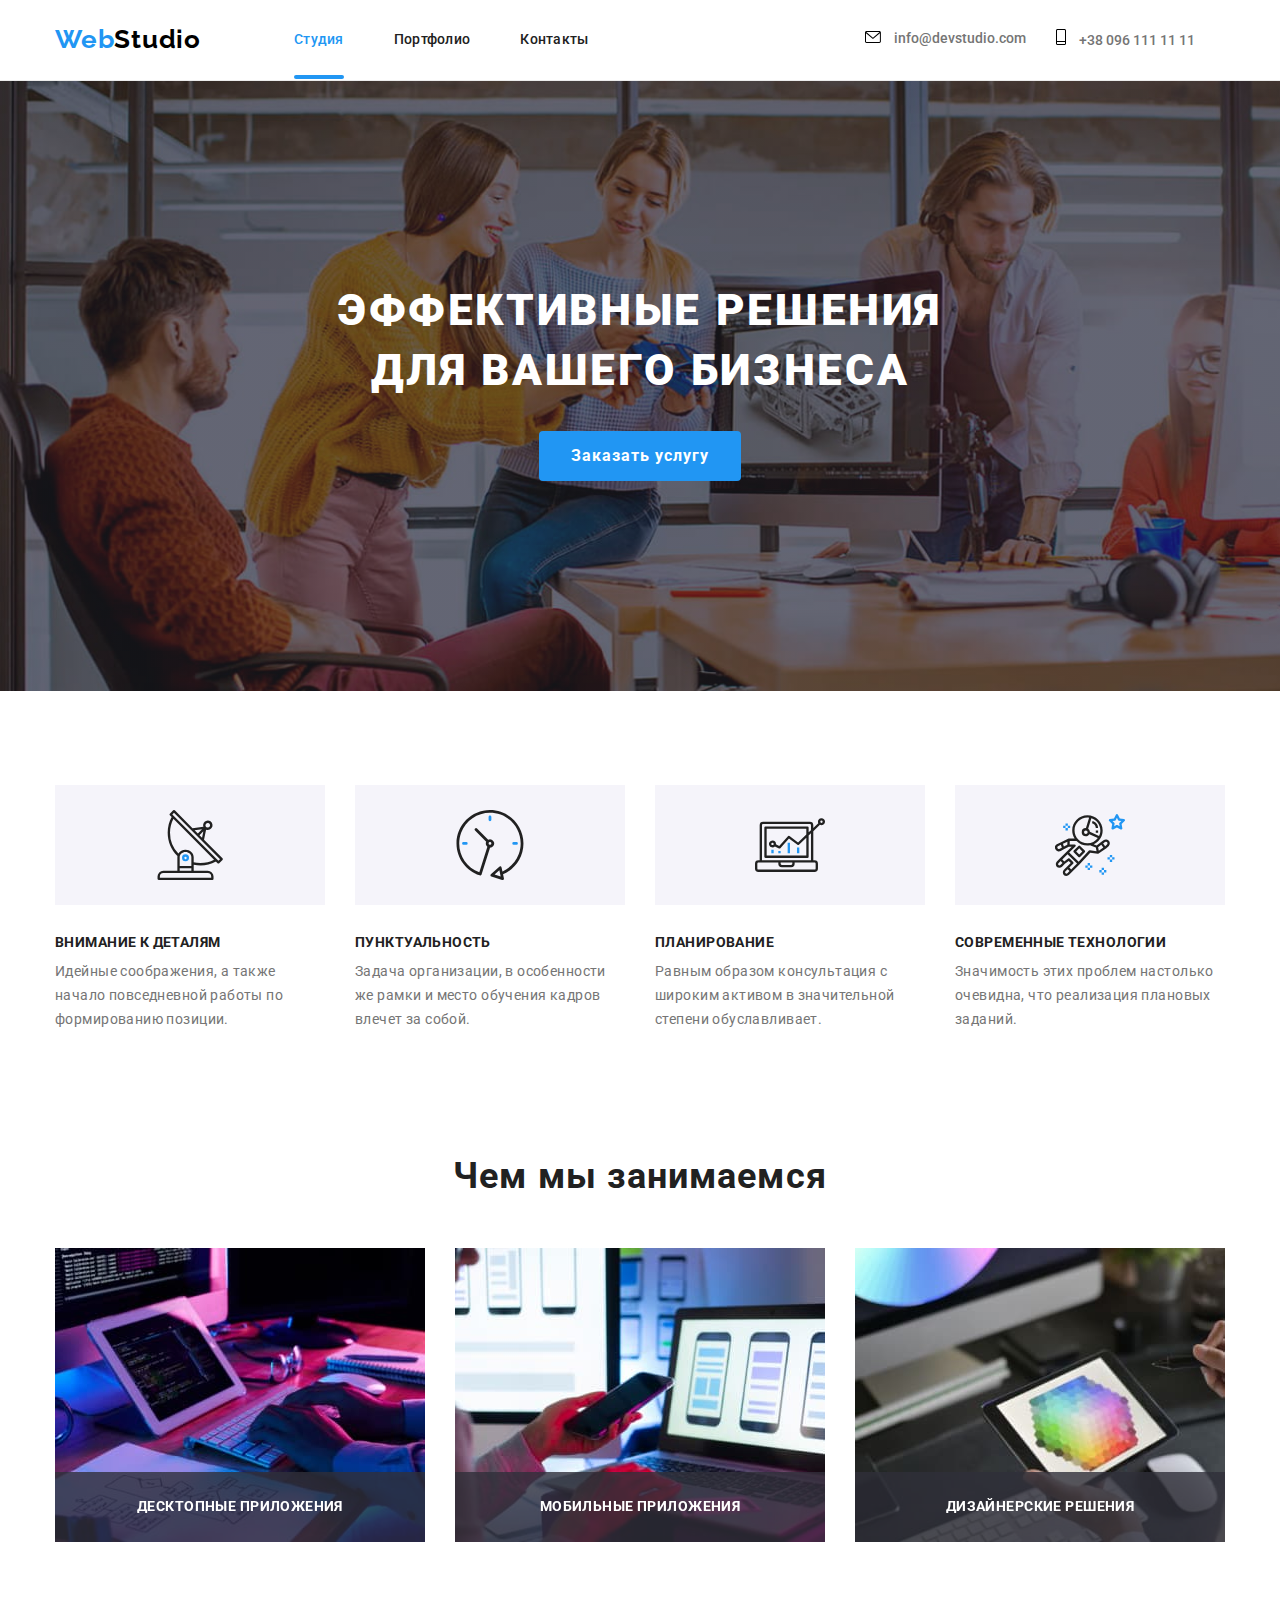
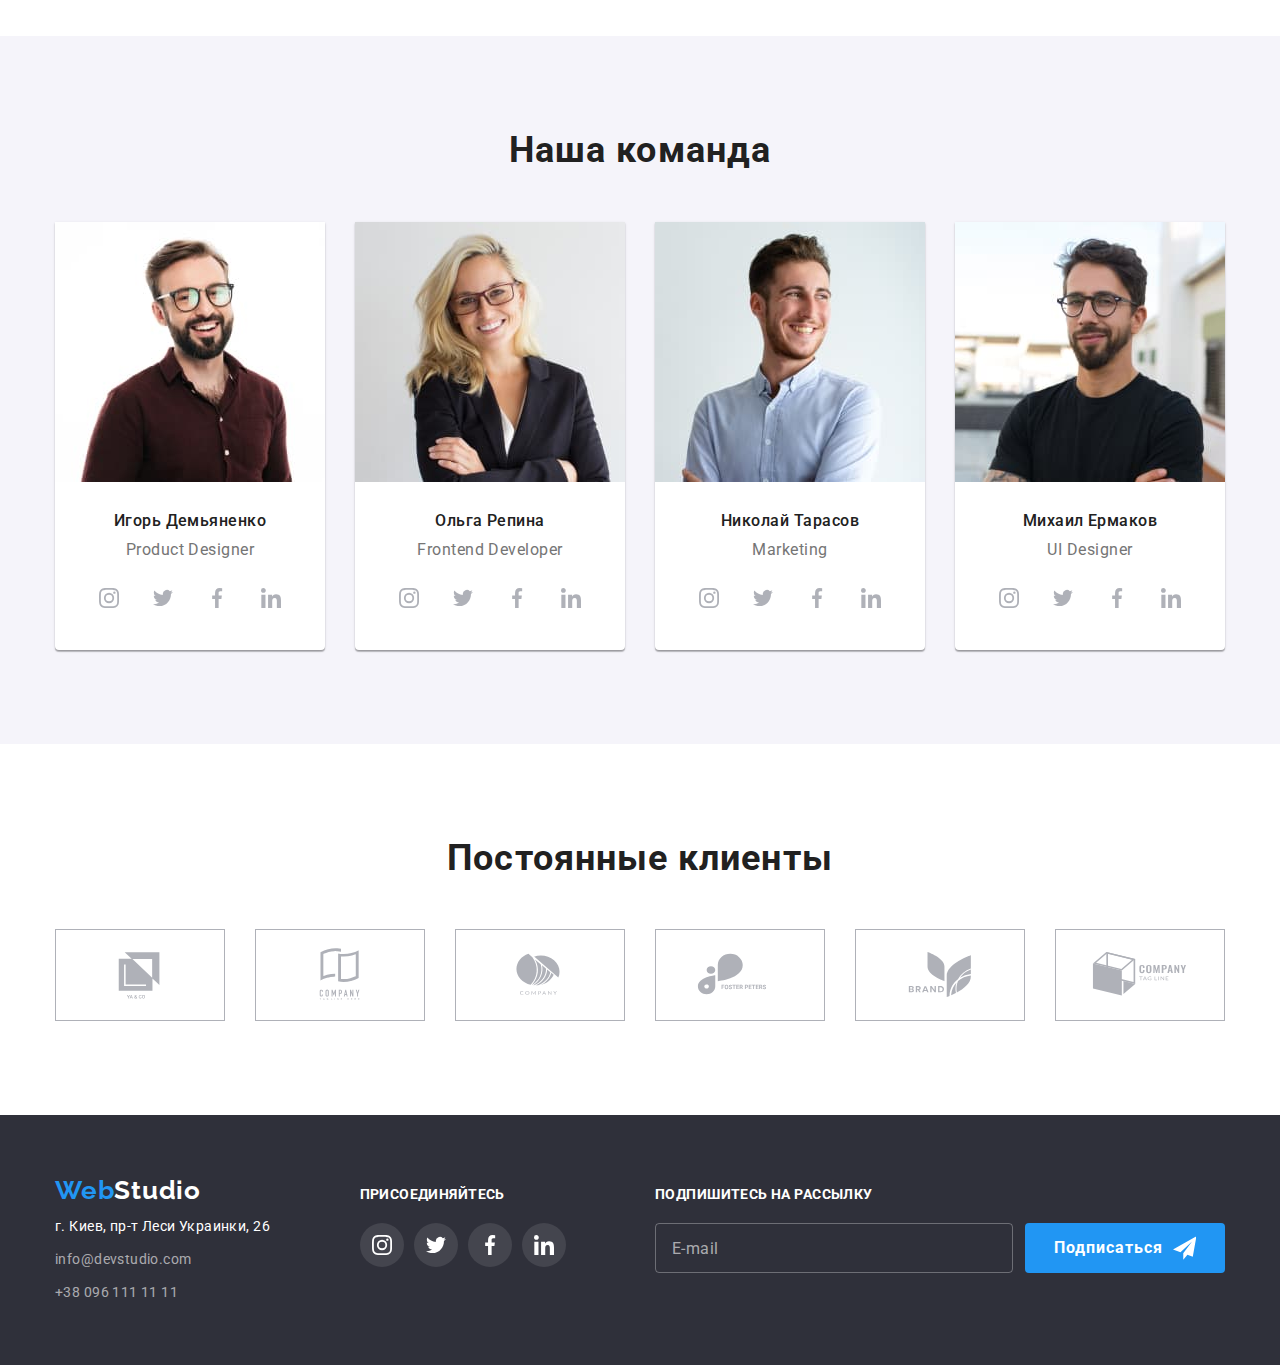
<file: index.html>
<!DOCTYPE html>
<html lang="ru">
<head>
    <meta charset="UTF-8">
    <meta http-equiv="X-UA-Compatible" content="IE=edge">
    <meta name="viewport" content="width=device-width, initial-scale=1.0">
    <title>WebStudio</title>
    <link rel="preconnect" href="https://fonts.googleapis.com">
    <link rel="preconnect" href="https://fonts.gstatic.com" crossorigin>
    <link href="https://fonts.googleapis.com/css2?family=Raleway:wght@700&family=Roboto:wght@400;500;700;900&display=swap" rel="stylesheet">
    <link link rel="stylesheet" href="https://cdnjs.cloudflare.com/ajax/libs/modern-normalize/1.1.0/modern-normalize.min.css">
    <link rel="stylesheet" href="./css/main.css">
</head>
<body>
    <header class="header">
        <div class="container header-block">
            <a href="index.html" lang="en" class="logo-block header-block__logo">Web<span class="logo-block__header">Studio</span></a>
                <nav class="navigation">
                <ul class="navigation-block">
                    <li class="navigation-block__block">
                        <a href="index.html" class="navigation-block__item navigation-block__item--current">Студия</a>
                    </li>
                    <li class="navigation-block__block">
                        <a href="portfolio.html" class="navigation-block__item">Портфолио</a>
                        </li>
                    <li class="navigation-block__block">
                        <a href="" class="navigation-block__item">Контакты</a>
                    </li>
                </ul> 
            </nav>
            <div class="main-contacts">
                <ul class="main-contacts__list">
                    <li class="main-contacts__item">
                        <a href="mailto:info@devstudio.com" class="main-contacts__mail contacts">
                            <svg class="main-contacts__mail--icon">
                                <use href="images/symbol-defs.svg#icon-mail"></use>
                            </svg>
                            info@devstudio.com
                        </a>
                    </li>
                    <li class="main-contacts__item">
                        <a href="tel:+380961111111" class="main-contacts__phone contacts">
                            <svg class="main-contacts__phone--icon">
                                <use href="images/symbol-defs.svg#icon-mobile"></use>
                            </svg>
                            +38 096 111 11 11
                        </a>
                    </li>
                </ul>
            </div>
            <button type="button" class="menu-mob__open-btn" data-menu-open>
                <svg class="menu-mob__icon-open">
                    <use href="images/symbol-defs.svg#icon-menu-mob"></use>
                </svg>
            </button>
            </div>
            <div class="backdrop is-hidden" data-menu>
                <div class="menu-mob" >
                    <div class="menu-mob-top">
                        <button type="button" class="menu-mob__close-btn" data-menu-close>
                            <svg class="menu-mob__icon">
                                <use href="images/symbol-defs.svg#icon-menu-close"></use>
                            </svg>
                        </button>
                        <nav class="mobile-nav">
                            <ul class="mobile-nav-block">
                                <li class="mobile-nav-block__block">
                                    <a href="index.html" class="mobile-nav-block__item ">Студия</a>
                                </li>
                                <li class="mobile-nav-block__block">
                                    <a href="portfolio.html" class="mobile-nav-block__item">Портфолио</a>
                                </li>
                                <li class="mobile-nav-block__block">
                                    <a href="" class="mobile-nav-block__item">Контакты</a>
                                </li>
                            </ul>
                        </nav>
                        </div>
                        <div class="menu-mob-bottom">
                        <div class="mobile-contacts">
                            <a href="tel:+380961111111" class="mobile-contacts__phone">
                                +38 096 111 11 11
                            </a>
                            <a href="mailto:info@devstudio.com" class="mobile-contacts__mail">
                                info@devstudio.com
                            </a>
                        </div>
                        <div class="mobile-sicials">
                            <ul class="mobile-sicials__list">
                                <li class="mobile-sicials__item"><a href="" class="mobile-sicials__link">Instagram</a></li>
                                <li class="mobile-sicials__item"><a href="" class="mobile-sicials__link">Twitter</a></li>
                                <li class="mobile-sicials__item"><a href="" class="mobile-sicials__link">Facebook</a></li>
                                <li class="mobile-sicials__item"><a href="" class="mobile-sicials__link">LinkedIn</a></li>
                            </ul>
                        </div>
                    </div>
                </div>
            </div>
        </div>
    </header>
    <mai class="hero-section">
        <section class="hero">
            <div class="container hero__item">
                <h1 class="hero-block__text">
                    Эффективные решения для вашего бизнеса
                </h1>
                <button type="button" class="hero-block__button" data-modal-open>
                    Заказать услугу
                </button>
            </div>
        </section>
        <section class="list">
            <div class="container">
                <ul class="list-block">
                    <li class="list-block__item">
                        <div class="list-block__decoration telescope">
                            <svg width="70px" height="70px">
                                <use href="./images/symbol-defs.svg#icon-telescope"></use>
                            </svg>
                        </div>
                        <h3 class="list-block__head">Внимание к деталям</h3>
                        <p class="list-block__text">Идейные соображения, а также начало повседневной работы по формированию позиции.</p>
                    </li>
                    <li class="list-block__item">
                        <div class="list-block__decoration clock">
                            <svg width="70px" height="70px">
                                <use href="./images/symbol-defs.svg#icon-clock"></use>
                            </svg>
                        </div>
                        <h3 class="list-block__head">Пунктуальность</h3>
                        <p class="list-block__text">Задача организации, в особенности же рамки и место обучения кадров влечет за собой.</p>
                    </li>
                    <li class="list-block__item">
                        <div class="list-block__decoration diagram">
                            <svg width="70px" height="70px">
                                <use href="./images/symbol-defs.svg#icon-diagram"></use>
                            </svg>
                        </div>
                        <h3 class="list-block__head">Планирование</h3>
                        <p class="list-block__text">Равным образом консультация с широким активом в значительной степени обуславливает.</p>
                    </li>
                    <li class="list-block__item ">
                        <div class="list-block__decoration astronaft">
                            <svg width="70px" height="70px">
                                <use href="./images/symbol-defs.svg#icon-astronaut"></use>
                            </svg>
                        </div>
                        <h3 class="list-block__head">Современные технологии</h3>
                        <p class="list-block__text">Значимость этих проблем настолько очевидна, что реализация плановых заданий.</p>
                    </li>
                </ul>
            </div>
        </section>
        <section class="works">
            <div class="container">
                <h2 class="title">Чем мы занимаемся</h2>
                <ul class="works-list">
                    <li class="works-list__item">
                        <div class="works-list__wrap">
                            <img srcset="./images/desctop-app-1x.jpg 1x, ./images/desctop-app-2x.jpg 2x" src="./images/desctop-app-1x.jpg" alt="исследование" width="370" height="294"/>
                            <p class="works-list__text">Десктопные приложения</p>
                        </div>
                    </li>
                    <li class="works-list__item">
                        <div class="works-list__wrap">
                            <img srcset="./images/mobile-app-1x.jpg 1x, ./images/mobile-app-2x.jpg 2x" src="./images/mobile-app-1x.jpg" alt="прототипирование мобильных приложений" width="370" height="294"/>
                            <p class="works-list__text">Мобильные приложения</p>
                        </div>
                    </li>
                    <li class="works-list__item">
                        <div class="works-list__wrap">
                            <img srcset="./images/design-app-1x.jpg 1x, ./images/design-app-2x.jpg 2x" src="./images/design-app-1x.jpg" alt="подбор цветовых решений" width="370" height="294"/>
                            <p class="works-list__text">Дизайнерские решения</p>
                        </div>
                    </li>
                </ul>
            </div>
        </section>
        <section class="team">
            <div class="container">
                <h2 class="title">Наша команда</h2>
                <ul class="team-list">
                    <li class="team-list__item">
                        <img srcset="./images/designer-1x-desk.jpg 1x, ./images/designer-2x-desk.jpg 2x" src="./images/designer-1x-desk.jpg" alt="Игорь Демьяненко фото" class="team-list__image" >
                        <div class="team-list__wrap">
                            <h3 class="team-list__head">Игорь Демьяненко</h3>
                            <p lang="en" class="team-list__text">Product Designer</p>
                            <ul class="socials-list">
                                <li class="socials-list__item">
                                    <a class="socials-list__link" href="">
                                        <svg class="socials-link-item" width="20px" heigth="20px">
                                            <use href='./images/symbol-defs.svg#icon-instagram'></use>
                                        </svg>
                                    </a>
                                </li>
                                <li class="socials-list__item">
                                    <a class="socials-list__link" href="">
                                        <svg class="socials-link-item" width="20px" heigth="20px">
                                            <use href='./images/symbol-defs.svg#icon-twitter'></use>
                                        </svg>
                                    </a>
                                </li>
                                <li class="socials-list__item">
                                    <a class="socials-list__link" href="">
                                        <svg class="socials-link-item" width="20px" heigth="20px">
                                            <use href='./images/symbol-defs.svg#icon-facebook'></use>
                                        </svg>
                                    </a>
                                </li>
                                <li class="socials-list__item">
                                    <a class="socials-list__link" href="">
                                        <svg class="socials-list__icon" width="20px" heigth="20px">
                                            <use href='./images/symbol-defs.svg#icon-linkedin'></use>
                                        </svg>
                                    </a>
                                </li>
                            </ul>
                        </div>
                    </li>
                    <li class="team-list__item">
                        <img srcset="./images/frontend-1x-desk.jpg 1x, ./images/frontend-2x-desk.jpg 2x"src="./images/frontend-1x-desk.jpg" alt="Ольга Репина фото" class="team-list__image">
                        <div class="team-list__wrap">
                            <h3 class="team-list__head">Ольга Репина</h3>
                            <p lang="en" class="team-list__text">Frontend Developer</p>
                            <ul class="socials-list">
                                <li class="socials-list__item">
                                    <a class="socials-list__link" href="">
                                        <svg class="socials-list__icon" width="20px" heigth="20px">
                                            <use href='./images/symbol-defs.svg#icon-instagram'><use>
                                        </svg>
                                    </a>
                                </li>
                                <li class="socials-list__item">
                                    <a class="socials-list__link" href="">
                                        <svg class="socials-list__icon" width="20px" heigth="20px">
                                            <use href='./images/symbol-defs.svg#icon-twitter'></use>
                                        </svg>
                                    </a>
                                </li>
                                <li class="socials-list__item">
                                    <a class="socials-list__link" href="">
                                        <svg class="socials-list__icon" width="20px" heigth="20px">
                                            <use href='./images/symbol-defs.svg#icon-facebook'></use>
                                        </svg>
                                    </a>
                                </li>
                                <li class="socials-list__item">
                                    <a class="socials-list__link" href="">
                                        <svg class="socials-list__icon" width="20px" heigth="20px">
                                            <use href='./images/symbol-defs.svg#icon-linkedin'></use>
                                        </svg>
                                    </a>
                                </li>
                            </ul>
                        </div>
                    </li>
                    <li class="team-list__item">
                        <img srcset="./images/marketing-1x-desk.jpg 1x, ./images/marketing-2x-desk.jpg 2x" src="./images/marketing-1x-desk.jpg" alt="Николай Тарасов фото" class="team-list__image">
                        <div class="team-list__wrap">
                            <h3 class="team-list__head">Николай Тарасов</h3>
                            <p lang="en" class="team-list__text">Marketing</p>
                            <ul class="socials-list">
                                <li class="socials-list__item">
                                    <a class="socials-list__link" href="">
                                        <svg class="socials-list__icon" width="20px" heigth="20px">
                                            <use href='./images/symbol-defs.svg#icon-instagram'></use>
                                        </svg>
                                    </a>
                                </li>
                                <li class="socials-list__item">
                                    <a class="socials-list__link" href="">
                                        <svg class="socials-list__icon" width="20px" heigth="20px">
                                            <use href='./images/symbol-defs.svg#icon-twitter'></use>
                                        </svg>
                                    </a>
                                </li>
                                <li class="socials-list__item">
                                    <a class="socials-list__link" href="">
                                        <svg class="socials-list__icon" width="20px" heigth="20px">
                                            <use href='./images/symbol-defs.svg#icon-facebook'></use>
                                        </svg>
                                    </a>
                                </li>
                                <li class="socials-list__item">
                                    <a class="socials-list__link" href="">
                                        <svg class="socials-list__icon" width="20px" heigth="20px">
                                            <use href='./images/symbol-defs.svg#icon-linkedin'></use>
                                        </svg>
                                    </a>
                                </li>
                            </ul>
                        </div>
                    </li>
                    <li class="team-list__item">
                        <img srcset="./images/ui-1x-desk.jpg 1x, ./images/ui-2x-desk.jpg 2x" src="./images/ui-1x-desk.jpg" alt="Михаил Ермаков фото" class="team-list__image">
                        <div class="team-list__wrap">
                            <h3 class="team-list__head">Михаил Ермаков</h3>
                            <p lang="en" class="team-list__text">UI Designer</p>
                            <ul class="socials-list">
                                <li class="socials-list__item">
                                    <a class="socials-list__link" href="">
                                        <svg class="socials-list__icon" width="20px" heigth="20px">
                                            <use href='./images/symbol-defs.svg#icon-instagram'></use>
                                        </svg>
                                    </a>
                                </li>
                                <li class="socials-list__item">
                                    <a class="socials-list__link" href="">
                                        <svg class="socials-list__icon" width="20px" heigth="20px">
                                            <use href='./images/symbol-defs.svg#icon-twitter'></use>
                                        </svg>
                                    </a>
                                </li>
                                <li class="socials-list__item">
                                    <a class="socials-list__link" href="">
                                        <svg class="socials-list__icon" width="20px" heigth="20px">
                                            <use href='./images/symbol-defs.svg#icon-facebook'></use>
                                        </svg>
                                    </a>
                                </li>
                                <li class="socials-list__item">
                                    <a class="socials-list__link" href="">
                                        <svg class="socials-list__icon" width="20px" heigth="20px">
                                            <use href='./images/symbol-defs.svg#icon-linkedin'></use>
                                        </svg>
                                    </a>
                                </li>
                            </ul>
                        </div>
                    </li>
                </ul>
            </div>
        </section>
        <section class="custumers">
            <div class="container">
                <h2 class="title">Постоянные клиенты</h2>
                <ul class="custumers-list">
                    <li class="custumers-list__item">
                        <a href="" class="custumers-list__link">
                            <svg class="custumers-list__icon" width="106" height="60">
                            <use href="./images/symbol-defs.svg#icon-logo-1"></use>
                        </svg>
                        </a>
                    </li>
                    <li class="custumers-list__item">
                        <a href="" class="custumers-list__link">
                            <svg class="custumers-list__icon" width="106" height="60">
                                <use href="./images/symbol-defs.svg#icon-logo-2"></use>
                            </svg>
                        </a>
                    </li>
                    <li class="custumers-list__item">
                        <a href="" class="custumers-list__link">
                            <svg class="custumers-list__icon" width="106" height="60">
                                <use href="./images/symbol-defs.svg#icon-logo-3"></use>
                            </svg>
                        </a>
                    </li>
                    <li class="custumers-list__item">
                        <a href="" class="custumers-list__link">
                            <svg class="custumers-list__icon" width="106" height="60">
                                <use use href="./images/symbol-defs.svg#icon-logo-4"></use>
                            </svg>
                        </a>
                    </li>
                    <li class="custumers-list__item">
                        <a href="" class="custumers-list__link">
                            <svg class="custumers-list__icon" width="106" height="60">
                                <use href="./images/symbol-defs.svg#icon-logo-5"></use>
                            </svg>
                        </a>
                    </li>
                    <li class="custumers-list__item">
                        <a href="" class="custumers-list__link">
                            <svg class="custumers-list__icon" width="106" height="60">
                                <use href="./images/symbol-defs.svg#icon-logo-6"></use>
                            </svg>
                        </a>
                    </li>
                </ul>
            </div>
        </section>
    </main>
    <footer class="near-block">
        <div class="container footer">
            <div class="footer__contacts">
                <a href="" lang="en" class="logo-block">Web<span class="logo-block__footer">Studio</span></a>
                <adress class="adress">
                    <ul class="adress-list">
                        <li class="adress-list__item" >
                            <a href="https://goo.gl/maps/A6Co3otC3qeGbmum7" class="adress-list__item--adress">г. Киев, пр-т Леси Украинки, 26</a>
                        </li>
                        <li class="adress-list__item">
                            <a href="mailto:info@devstudio.com" class="adress-list__item--mail">info@devstudio.com</a>
                        </li>
                        <li class="adress-list__item">
                            <a href="tel:+38 096 111 11 11" class="adress-list__item--phone">+38 096 111 11 11</a>
                        </li>
                    </ul>
                </adress>
            </div>
            <div class="join">
                <p class="join__text">присоединяйтесь</p>
                <ul class="join__list">
                    <li class="join__item">
                        <a class="join__link" href="">
                            <svg class="join__link--item" width="20px" heigth="20px">
                                <use href='./images/symbol-defs.svg#icon-instagram'></use>
                            </svg>
                        </a>
                    </li>
                    <li class="join__item">
                        <a class="join__link" href="">
                            <svg class="join__link--item" width="20px" heigth="20px">
                                <use href='./images/symbol-defs.svg#icon-twitter'></use>
                            </svg>
                        </a>
                    </li>
                    <li class="join__item">
                        <a class="join__link" href="">
                            <svg class="join__link--item" width="20px" heigth="20px">
                                <use href='./images/symbol-defs.svg#icon-facebook'></use>
                            </svg>
                        </a>
                    </li>
                    <li class="join__item">
                        <a class="join__link" href="">
                            <svg class="join__link--item" width="20px" heigth="20px">
                                <use href='./images/symbol-defs.svg#icon-linkedin'></use>
                            </svg>
                        </a>
                    </li>
                </ul>
            </div>
            <div class="form">
                <p class="form__text">Подпишитесь на рассылку</p>
                <div class="form__item">
                    <form>
                        <input type="email" name="user-mail-text" id="" class="form__imput" placeholder="E-mail" />
                    </form>
                    <button type="submit" class="form__button">Подписаться<svg class="form__button--icon-tg" width="24" height="24">
                            <use href="images/symbol-defs.svg#icon-tg"></use>
                        </svg>
                    </button>
                </div>
            </div>
        </div>
    </footer>
    <div class="backdrop is-hidden" data-modal>
        <div class="modal">
            <botton type="botton" class="modal__btn-close" data-modal-close>
                <svg class="modal__btn-icon" width="11px" heigth="11px">
                    <use href='./images/symbol-defs.svg#icon-Vector-1'></use>
                </svg>
            </botton>
            <p class="modal__title">Оставьте свои данные, мы вам перезвоним</p>
            <form class="modal__form">
                <div class="block">
                    <label for="user_name" class="block__title">Имя</label>
                    <div class="block__wrap">
                        <input type="text" name="user-name" id="user_name" required class="block__imput" />
                        <svg class="block__imput--icon" width="12" height="12">
                            <use href="./images/symbol-defs.svg#icon-name"></use>
                        </svg>
                    </div>
                </div>
                <div class="block">
                    <label for="user_tel" class="block__title">Телефон</label>
                    <div class="block__wrap">
                        <input type="tel" name="user-tel" id="user_tel" required class="block__imput"/>
                        <svg class="block__imput--icon" width="13" height="13">
                            <use href="./images/symbol-defs.svg#icon-tel"></use>
                        </svg>
                    </div>
                </div>
                <div class="block">
                    <label for="user_email" class="block__title">Почта</label>
                    <div class="block__wrap">
                        <input type="email" name="user-email" id="user_email"  required class="block__imput" />
                        <svg class="block__imput--icon" width="15" height="12">
                            <use href="./images/symbol-defs.svg#icon-mail2"></use>
                        </svg>
                    </div>
                </div>
                <div class="block">
                    <label for="user_text" class="block__title">Коментарий</label>
                    <textarea rows="6" name="user-text" id="user_text" class="block__text" placeholder="Введите текст"  required></textarea>
                </div>
                <div class="check">
                    <input type="checkbox" name="" class="modal-check visually-hidden" id="modal-check"/>
                    <label for="modal-check" class="moodal-label">
                        <span class="check-span-block">
                            <svg class="check-icon" width="16" heigth="15">
                                <use href="./images/symbol-defs.svg#icon-mark"></use>
                            </svg>
                        </span>Соглашаюсь с рассылкой и принимаю 
                        <span class="modal-check-span">Условия договора</span>
                    </label>
                </div>
                <div class="block-button">
                    <button type="submit" class="modal-button">Отправить</button>
                </div>
            </form>
        </div>
    </div>
    <script src="./js/modal.js"></script>
    <script src="./js/menu.js"></script>
</body>
</html>
</file>
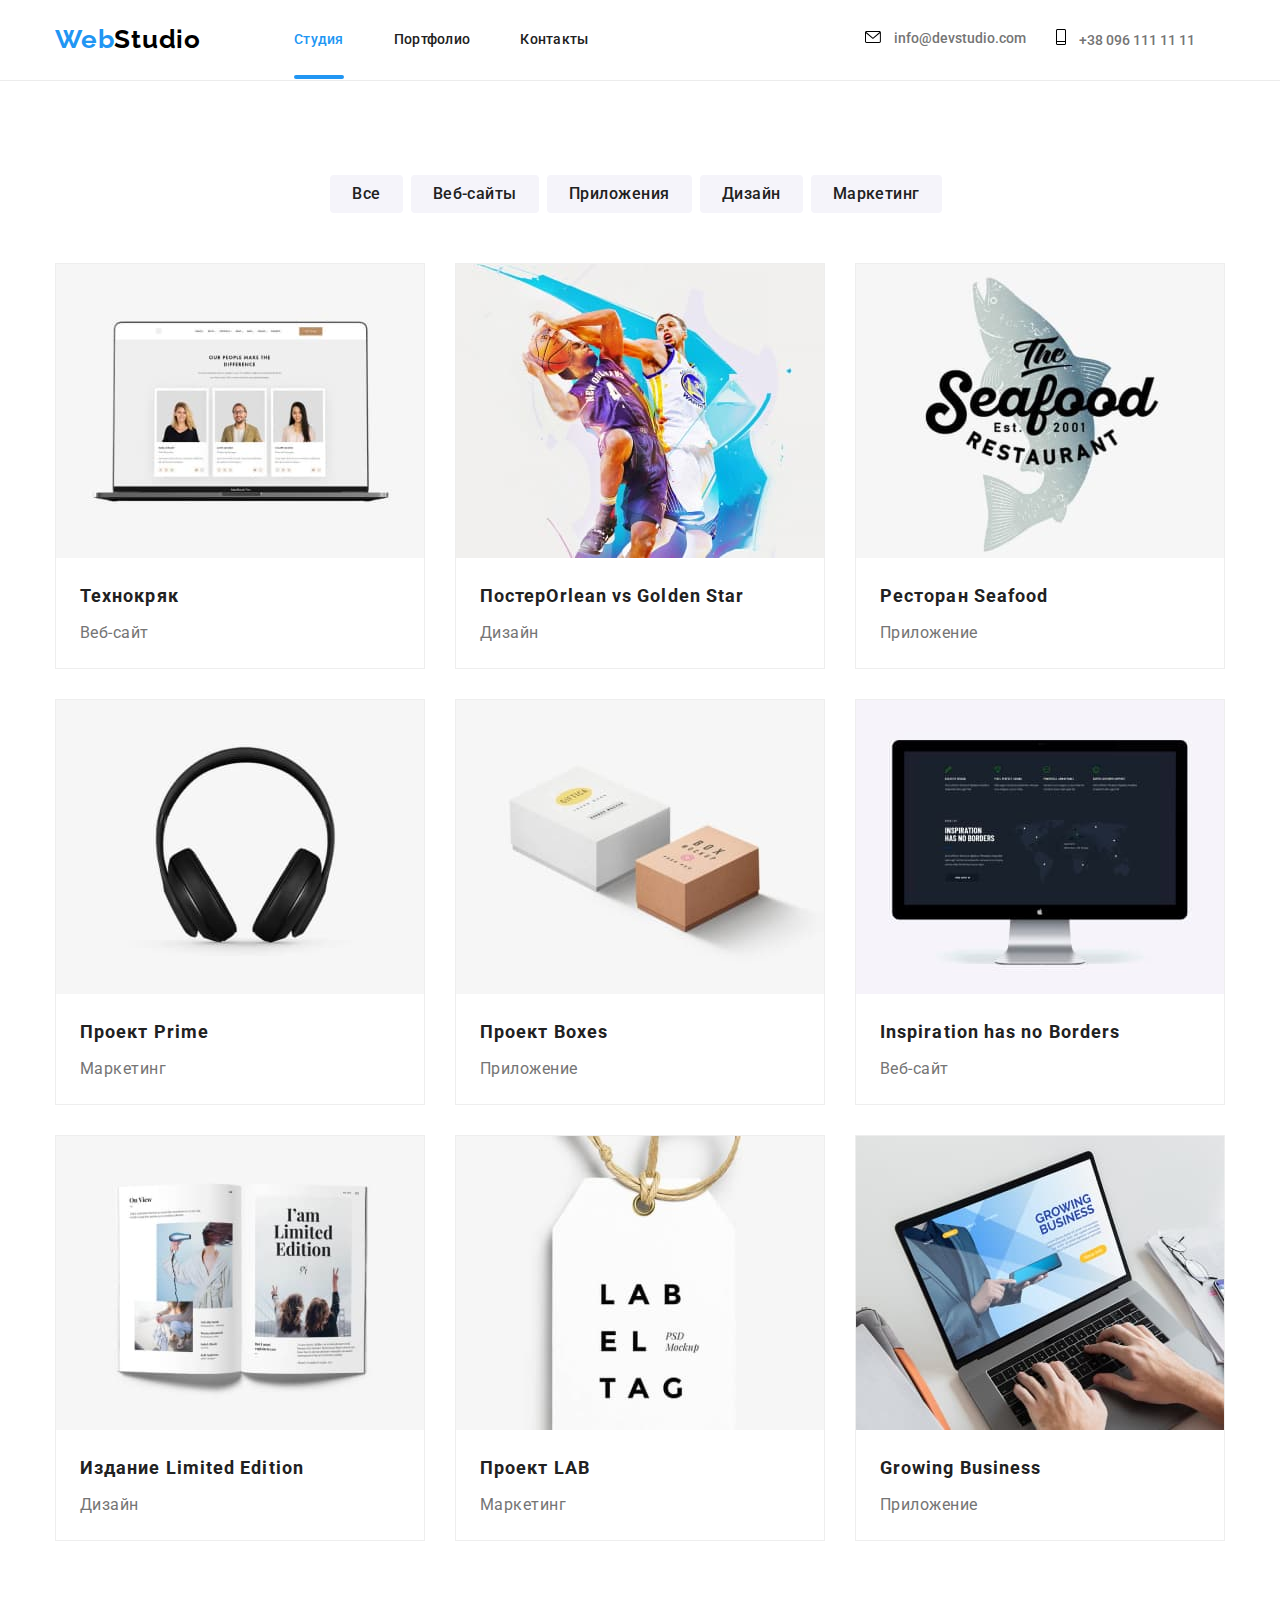
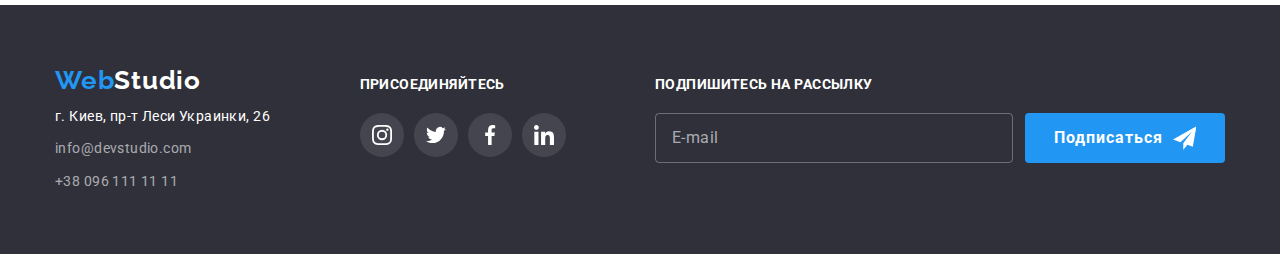
<file: portfolio.html>
<!DOCTYPE html>
<html lang="ru">
<head>
    <meta charset="UTF-8">
    <meta http-equiv="X-UA-Compatible" content="IE=edge">
    <meta name="viewport" content="width=device-width, initial-scale=1.0">
    <title>Portfolio</title>
    <link link rel="stylesheet" href="https://cdnjs.cloudflare.com/ajax/libs/modern-normalize/1.1.0/modern-normalize.min.css">
    <link rel="stylesheet" href="./css/main.css">
    <link rel="preconnect" href="https://fonts.googleapis.com">
    <link rel="preconnect" href="https://fonts.gstatic.com" crossorigin>
    <link href="https://fonts.googleapis.com/css2?family=Raleway:wght@700&family=Roboto:wght@400;500;700;900&display=swap" rel="stylesheet">
</head>
<body>
    <header class="header">
        <div class="container header-block">
            <a href="index.html" lang="en" class="logo-block header-block__logo">Web<span class="logo-block__header">Studio</span></a>
            <nav class="navigation">
                <ul class="navigation-block">
                    <li class="navigation-block__block">
                        <a href="index.html" class="navigation-block__item navigation-block__item--current">Студия</a>
                    </li>
                    <li class="navigation-block__block">
                        <a href="portfolio.html" class="navigation-block__item">Портфолио</a>
                    </li>
                    <li class="navigation-block__block">
                        <a href="" class="navigation-block__item">Контакты</a>
                    </li>
                </ul>
            </nav>
            <div class="main-contacts">
                <ul class="main-contacts__list">
                    <li class="main-contacts__item">
                        <a href="mailto:info@devstudio.com" class="main-contacts__mail contacts">
                            <svg class="main-contacts__mail--icon">
                                <use href="images/symbol-defs.svg#icon-mail"></use>
                            </svg>
                            info@devstudio.com
                        </a>
                    </li>
                    <li class="main-contacts__item">
                        <a href="tel:+380961111111" class="main-contacts__phone contacts">
                            <svg class="main-contacts__phone--icon">
                                <use href="images/symbol-defs.svg#icon-mobile"></use>
                            </svg>
                            +38 096 111 11 11
                        </a>
                    </li>
                </ul>
            </div>
            <button type="button" class="menu-mob__open-btn" data-menu-open>
                <svg class="menu-mob__icon-open">
                    <use href="images/symbol-defs.svg#icon-menu-mob"></use>
                </svg>
            </button>
            <div class="backdrop is-hidden" data-menu>
                <div class="menu-mob">
                    <div class="menu-mob-top">
                        <button type="button" class="menu-mob__close-btn" data-menu-close>
                            <svg class="menu-mob__icon">
                                <use href="images/symbol-defs.svg#icon-menu-close"></use>
                            </svg>
                        </button>
                        <nav class="mobile-nav">
                            <ul class="mobile-nav-block">
                                <li class="mobile-nav-block__block">
                                    <a href="index.html" class="mobile-nav-block__item ">Студия</a>
                                </li>
                                <li class="mobile-nav-block__block">
                                    <a href="portfolio.html" class="mobile-nav-block__item">Портфолио</a>
                                </li>
                                <li class="mobile-nav-block__block">
                                    <a href="" class="mobile-nav-block__item">Контакты</a>
                                </li>
                            </ul>
                        </nav>
                    </div>
                    <div class="menu-mob-bottom">
                        <div class="mobile-contacts">
                            <a href="tel:+380961111111" class="mobile-contacts__phone">
                                +38 096 111 11 11
                            </a>
                            <a href="mailto:info@devstudio.com" class="mobile-contacts__mail">
                                info@devstudio.com
                            </a>
                        </div>
                        <div class="mobile-sicials">
                            <ul class="mobile-sicials__list">
                                <li class="mobile-sicials__item"><a href="" class="mobile-sicials__link">Instagram</a></li>
                                <li class="mobile-sicials__item"><a href="" class="mobile-sicials__link">Twitter</a></li>
                                <li class="mobile-sicials__item"><a href="" class="mobile-sicials__link">Facebook</a></li>
                                <li class="mobile-sicials__item"><a href="" class="mobile-sicials__link">LinkedIn</a></li>
                            </ul>
                        </div>
                    </div>
                </div>
            </div>
        </div>
    </header>
    <main>
        <section class="gallery">
            <div class="container">
                <ul class="menu-nav">
                    <li>
                        <button type="button" class="menu-nav__buttons">Все</button>
                    </li>
                    <li>
                        <button type="button" class="menu-nav__buttons">Веб-сайты</button>
                    </li>
                    <li>
                        <button type="button" class="menu-nav__buttons">Приложения</button>
                    </li>
                    <li>
                        <button type="button" class="menu-nav__buttons">Дизайн</button>
                    </li>
                    <li>
                        <button type="button" class="menu-nav__buttons">Маркетинг</button>
                    </li>
                </ul>
                <ul class="gallery-list">
                    <li class="gallery-list__item">
                        <div class="gallery-list__wrap">
                            <img srcset="./images/img1-1x.jpg 1x, ./images/img1-2x.jpg 2x" src="./images/img1-1x.jpg" alt="Веб-сайт"  class="gallery-list__img" >
                            <p class="gallery-list__point">Технокряк это современная площадка распространения коронавируса. Компании используют эту платформу для цифрового шпионажа и атак на защищённые сервера конкурентов.</p>
                        </div>
                        <div class="gallery-list__title">
                            <h3 class="gallery-list__head">Технокряк</h3>
                            <p class="gallery-list__text">Веб-сайт</p>
                        </div>
                    </li>
                    <li class="gallery-list__item">
                        <div class="gallery-list__wrap">
                            <img srcset="./images/img2-1x.jpg 1x, ./images/img2-2x.jpg 2x" src="./images/img2-1x.jpg" alt="Постер" class="gallery-list__img" >
                            <p class="gallery-list__point">Технокряк это современная площадка распространения коронавируса. Компании используют эту платформу для цифрового шпионажа и атак на защищённые сервера конкурентов.</p>
                        </div>
                        <div class="gallery-list__title">
                            <h3 class="gallery-list__head">Постер<span lang="en">Orlean vs Golden Star</span></h3>
                            <p class="gallery-list__text">Дизайн</p>
                        </div>
                    </li>
                    <li class="gallery-list__item">
                        <div class="gallery-list__wrap">
                            <img srcset="./images/img3-1x.jpg 1x, ./images/img3-2x.jpg 2x" src="./images/img3-1x.jpg" alt="Превью приложения" class="gallery-list__img" >
                            <p class="gallery-list__point">Технокряк это современная площадка распространения коронавируса. Компании используют эту платформу для цифрового шпионажа и атак на защищённые сервера конкурентов.</p>
                        </div>
                        <div class="gallery-list__title">
                            <h3 class="gallery-list__head">Ресторан <span lang="en">Seafood</span></h3>
                            <p class="gallery-list__text">Приложение</p>
                        </div>
                    </li>
                    <li class="gallery-list__item">
                        <div class="gallery-list__wrap">
                            <img srcset="./images/img4-1x.jpg 1x, ./images/img4-2x.jpg 2x" src="./images/img4-1x.jpg" alt="Наушники" class="gallery-list__img" >
                            <p class="gallery-list__point">Технокряк это современная площадка распространения коронавируса. Компании используют эту платформу для цифрового шпионажа и атак на защищённые сервера конкурентов.</p>
                        </div>
                        <div class="gallery-list__title">
                            <h3 class="gallery-list__head">Проект <span lang="en">Prime</span></h3>
                            <p class="gallery-list__text">Маркетинг</p>
                        </div>
                    </li>
                    <li class="gallery-list__item">
                        <div class="gallery-list__wrap">
                            <img srcset="./images/img5-1x.jpg 1x, ./images/img5-2x.jpg 2x" src="./images/img5-1x.jpg" alt="Упаковка" class="gallery-list__img" >
                            <p class="gallery-list__point">Технокряк это современная площадка распространения коронавируса. Компании используют эту платформу для цифрового шпионажа и атак на защищённые сервера конкурентов.</p>
                        </div>
                        <div class="gallery-list__title">
                            <h3 class="gallery-list__head">Проект Boxes</h3>
                            <p class="gallery-list__text">Приложение</p>
                        </div>
                    </li>
                    <li class="gallery-list__item">
                        <div class="gallery-list__wrap">
                            <img srcset="./images/img6-1x.jpg 1x, ./images/img6-2x.jpg 2x" src="./images/img6-1x.jpg" alt="Веб-сайт" class="gallery-list__img" >
                            <p class="gallery-list__point">Технокряк это современная площадка распространения коронавируса. Компании используют эту платформу для цифрового шпионажа и атак на защищённые сервера конкурентов.</p>
                        </div>
                        <div class="gallery-list__title">
                            <h3 lang="en" class="gallery-list__head">Inspiration has no Borders</h3>
                            <p class="gallery-list__text">Веб-сайт</p>
                        </div>
                    </li>
                    <li class="gallery-list__item">
                        <div class="gallery-list__wrap">
                            <img srcset="./images/img7-1x.jpg 1x, ./images/img7-2x.jpg 2x" src="./images/img7-1x.jpg" alt="Журнал" class="gallery-list__img" >
                            <p class="gallery-list__point">Технокряк это современная площадка распространения коронавируса. Компании используют эту платформу для цифрового шпионажа и атак на защищённые сервера конкурентов.</p>
                        </div>
                        <div class="gallery-list__title">
                            <h3 class="gallery-list__head">Издание <span lang="en">Limited Edition</span></h3>
                            <p class="gallery-list__text">Дизайн</p>
                        </div>
                    </li>
                    <li class="gallery-list__item">
                        <div class="gallery-list__wrap">
                            <img srcset="./images/img8-1x.jpg 1x, ./images/img8-2x.jpg 2x" src="./images/img8-1x.jpg" alt="Бирка" class="gallery-list__img" >
                            <p class="gallery-list__point">Технокряк это современная площадка распространения коронавируса. Компании используют эту платформу для цифрового шпионажа и атак на защищённые сервера конкурентов.</p>
                        </div>
                        <div class="gallery-list__title">
                            <h3 class="gallery-list__head">Проект <span lang="en">LAB</span></h3>
                            <p class="gallery-list__text">Маркетинг</p>
                        </div>
                    </li>
                    <li class="gallery-list__item">
                        <div class="gallery-list__wrap">
                            <img srcset="./images/img9-1x.jpg 1x, ./images/img9-2x.jpg 2x" src="./images/img9-1x.jpg" alt="Приложение" class="gallery-list__img" >
                            <p class="gallery-list__point">Технокряк это современная площадка распространения коронавируса. Компании используют эту платформу для цифрового шпионажа и атак на защищённые сервера конкурентов.</p>
                        </div>
                        <div class="gallery-list__title">
                            <h3 class="gallery-list__head"><span lang="en">Growing Business</span></h3>
                            <p class="gallery-list__text">Приложение</p>
                        </div>
                    </li>
                </ul>
            </div>
        </section>
    </main>
    <footer class="near-block">
        <div class="container footer">
            <div class="footer__contacts">
                <a href="" lang="en" class="logo-block">Web<span class="logo-block__footer">Studio</span></a>
                <adress class="adress">
                    <ul class="adress-list">
                        <li class="adress-list__item" >
                            <a href="https://goo.gl/maps/A6Co3otC3qeGbmum7" class="adress-list__item--adress">г. Киев, пр-т Леси Украинки, 26</a>
                        </li>
                        <li class="adress-list__item">
                            <a href="mailto:info@devstudio.com" class="adress-list__item--mail">info@devstudio.com</a>
                        </li>
                        <li class="adress-list__item">
                            <a href="tel:+38 096 111 11 11" class="adress-list__item--phone">+38 096 111 11 11</a>
                        </li>
                    </ul>
                </adress>
            </div>
            <div class="join">
                <p class="join__text">присоединяйтесь</p>
                <ul class="join__list">
                    <li class="join__item">
                        <a class="join__link" href="">
                            <svg class="join__link--item" width="20px" heigth="20px">
                                <use href='./images/symbol-defs.svg#icon-instagram'></use>
                            </svg>
                        </a>
                    </li>
                    <li class="join__item">
                        <a class="join__link" href="">
                            <svg class="join__link--item" width="20px" heigth="20px">
                                <use href='./images/symbol-defs.svg#icon-twitter'></use>
                            </svg>
                        </a>
                    </li>
                    <li class="join__item">
                        <a class="join__link" href="">
                            <svg class="join__link--item" width="20px" heigth="20px">
                                <use href='./images/symbol-defs.svg#icon-facebook'></use>
                            </svg>
                        </a>
                    </li>
                    <li class="join__item">
                        <a class="join__link" href="">
                            <svg class="join__link--item" width="20px" heigth="20px">
                                <use href='./images/symbol-defs.svg#icon-linkedin'></use>
                            </svg>
                        </a>
                    </li>
                </ul>
            </div>
            <div class="form">
                <p class="form__text">Подпишитесь на рассылку</p>
                <div class="form__item">
                    <form>
                        <input type="email" name="user-mail-text" id="user_name" class="form__imput" placeholder="E-mail" />
                    </form>
                    <button type="submit" class="form__button">Подписаться<svg class="form__button--icon-tg" width="24" height="24">
                            <use href="images/symbol-defs.svg#icon-tg"></use>
                        </svg>
                    </button>
                </div>
            </div>
        </div>
    </footer>
</body>
</html>
</file>
<file: css/main.css>
ul,
li {
  margin: 0;
  padding: 0;
}

p,
h1,
h2,
h3 {
  margin: 0;
}

img {
  display: block;
}

.container {
  width: 100%;
  padding-left: 15px;
  padding-right: 15px;
  margin: 0 auto;
}

@media screen and (min-width: 480px) {
  .container {
    width: 480px;
  }
}

@media screen and (min-width: 768px) {
  .container {
    width: 768px;
  }
}

@media screen and (min-width: 1200px) {
  .container {
    width: 1200px;
  }
}

body {
  font-family: "Roboto", sans-serif;
}

a {
  text-decoration: none;
}

:root {
  --brand-color-dark: #2f303a;
  --brand-color-ligth: #ffffff;
  --acent-one: #2196f3;
  --acent-second: #000000;
  --text-one: #212121;
  --text-second: #757575;
  --brand-color-medium: #f5f4fa;
  --background-color: #e5e5e5;
  --border-color: #afb1b8;
  --acent-third: #188ce8;
}

.header {
  background-color: var(--brand-color-ligth);
  padding-top: 16px;
  padding-bottom: 16px;
  border-bottom: 1px solid #ececec;
}

@media screen and (min-width: 768px) {
  .header {
    padding-top: 21px;
    padding-bottom: 21px;
  }
}

@media screen and (min-width: 1200px) {
  .header {
    padding-top: 24px;
    padding-bottom: 25px;
  }
}

.header-block {
  display: flex;
  justify-content: space-between;
}

@media screen and (min-width: 768px) {
  .header-block {
    justify-content: baseline;
    align-items: center;
  }
}

@media screen and (min-width: 1200px) {
  .header-block {
    align-items: center;
  }
}

.logo-block {
  color: var(--acent-one);
  font-family: "Raleway";
  font-style: normal;
  font-weight: 700;
  font-size: 26px;
  line-height: 1.19;
  letter-spacing: 0.03em;
}

.navigation {
  display: none;
}

@media screen and (min-width: 768px) {
  .navigation {
    display: initial;
  }
}

@media screen and (min-width: 768px) {
  .header-block__logo {
    margin-right: 88px;
  }
}

@media screen and (min-width: 1200px) {
  .header-block__logo {
    margin-right: 93px;
  }
}

.logo-block__header {
  color: var(--acent-second);
}

.navigation-block {
  display: flex;
  align-items: center;
  justify-content: space-between;
}

.navigation-block__block {
  margin-right: 50px;
}

.navigation-block__item {
  text-decoration: none;
  color: var(--text-one);
  font-style: normal;
  font-weight: 500;
  font-size: 14px;
  line-height: 1.14;
  letter-spacing: 0.02em;
  transition-property: color;
  transition-duration: 250ms;
  transition-timing-function: cubic-bezier(0.4, 0, 0.2, 1);
}

@media screen and (min-width: 768px) {
  .navigation-block__item--current {
    position: relative;
    color: var(--acent-one);
  }
  .navigation-block__item--current::after {
    content: "";
    width: 100%;
    height: 4px;
    position: absolute;
    left: 0;
    bottom: -32px;
    background-color: var(--acent-one);
    border-radius: 2px;
  }
}

.main-contacts {
  display: none;
}

@media screen and (min-width: 768px) {
  .main-contacts {
    display: block;
    margin-left: auto;
  }
}

@media screen and (min-width: 768px) {
  .main-contacts__list {
    display: flex;
    flex-wrap: wrap;
  }
}

@media screen and (min-width: 1200px) {
  .main-contacts__list {
    display: flex;
    flex-wrap: nowrap;
    justify-content: baseline;
  }
}

.main-contacts__item {
  display: none;
}

@media screen and (min-width: 768px) {
  .main-contacts__item {
    display: inline;
  }
}

@media screen and (min-width: 1200px) {
  .main-contacts__item {
    margin-right: 30px;
  }
}

@media screen and (min-width: 768px) {
  .main-contacts__mail {
    margin-bottom: 10px;
  }
}

.main-menu-item:hover,
.main-menu-item:focus {
  color: var(--acent-one);
}

li {
  list-style-type: none;
}

.contacts {
  color: var(--text-second);
  font-weight: 500;
  font-size: 14px;
  transition: color 250ms cubic-bezier(0.4, 0, 0.2, 1), fill 250ms cubic-bezier(0.4, 0, 0.2, 1);
}

.contacts:hover, .contacts:focus {
  color: var(--acent-one);
  fill: #2196f3;
}

.main-contacts__phone--icon {
  width: 10px;
  height: 16px;
}

@media screen and (min-width: 768px) {
  .main-contacts__phone--icon {
    margin-right: 8px;
  }
}

@media screen and (min-width: 1200px) {
  .main-contacts__phone--icon {
    margin-right: 10px;
  }
}

.main-contacts__mail--icon {
  width: 16px;
  height: 12px;
}

@media screen and (min-width: 768px) {
  .main-contacts__mail--icon {
    margin-right: 8px;
  }
}

@media screen and (min-width: 1200px) {
  .main-contacts__mail--icon {
    margin-right: 10px;
  }
}

.menu-mob {
  position: fixed;
  background-color: #ffffff;
  width: 100vw;
  height: 100vh;
  top: 0;
  left: 0;
  padding: 48px 40px;
  display: flex;
  flex-direction: column;
  justify-content: space-between;
}

.menu-mob__icon-open {
  width: 24px;
  height: 16px;
  cursor: pointer;
}

.menu-mob__icon-open:hover, .menu-mob__icon-open:focus {
  fill: var(--acent-one);
}

@media screen and (min-width: 768px) {
  .menu-mob__icon-open {
    display: none;
  }
}

.menu-mob__open-btn {
  border: 0;
  background-color: transparent;
  padding: 0;
}

@media screen and (min-width: 768px) {
  .menu-mob__open-btn {
    display: none;
  }
}

.menu-mob__close-btn {
  display: block;
  margin-left: auto;
  position: absolute;
  top: 21px;
  right: 25px;
  border: 0;
  background-color: none;
  padding: 0;
  cursor: pointer;
}

.menu-mob__icon {
  width: 19px;
  height: 19px;
}

.menu-mob__icon:hover, .menu-mob__icon:focus {
  fill: var(--acent-one);
}

.mobile-nav-block__item {
  text-decoration: none;
  color: #212121;
  font-style: normal;
  font-weight: 500;
  font-size: 40px;
  line-height: 1.2;
  letter-spacing: 0.02em;
  transition-property: color;
  transition-duration: 250ms;
  transition-timing-function: cubic-bezier(0.4, 0, 0.2, 1);
}

.mobile-nav-block__item:hover, .mobile-nav-block__item:focus {
  color: var(--acent-one);
}

.mobile-nav-block__block {
  margin-bottom: 32px;
}

.mobile-nav-block__block:last-child {
  margin-bottom: 0;
}

.mobile-contacts {
  display: flex;
  flex-direction: column;
  margin-top: 32px;
  margin-bottom: 64px;
}

.mobile-contacts__phone {
  text-decoration: none;
  color: var(--acent-one);
  font-style: normal;
  font-weight: 500;
  font-size: 34px;
  line-height: 1.17;
  letter-spacing: 0.02em;
  margin-bottom: 32px;
}

.mobile-contacts__mail {
  text-decoration: none;
  color: var(--text-second);
  font-style: normal;
  font-weight: 500;
  font-size: 24px;
  line-height: 1.16;
  letter-spacing: 0.02em;
}

.mobile-sicials__link {
  text-decoration: none;
  color: var(--acent-one);
  font-style: normal;
  font-weight: 500;
  font-size: 18px;
  line-height: 1.22;
  letter-spacing: 0.02em;
}

.mobile-sicials__list {
  display: flex;
}

.mobile-sicials__item:not(:last-child) {
  padding-right: 10px;
  border-right: 1px solid rgba(33, 33, 33, 0.2);
}

.mobile-sicials__item:not(:first-child) {
  padding-left: 10px;
}

.hero {
  background-image: linear-gradient(rgba(47, 48, 58, 0.4), rgba(47, 48, 58, 0.4)), url("../images/hero-1x.jpg");
  background-size: cover;
  padding-top: 118px;
  padding-bottom: 118px;
}

@media (min-device-pixel-ratio: 2), (min-resolution: 192dpi), (min-resolution: 2dppx) {
  .hero {
    background-image: linear-gradient(rgba(47, 48, 58, 0.4), rgba(47, 48, 58, 0.4)), url("../images/hero-2x.jpg");
  }
}

@media screen and (min-width: 768px) {
  .hero {
    background-image: linear-gradient(rgba(47, 48, 58, 0.4), rgba(47, 48, 58, 0.4)), url("../images/hero-1x-tab.jpg");
  }
}

@media screen and (min-width: 768px) and (min-device-pixel-ratio: 2), screen and (min-width: 768px) and (min-resolution: 192dpi), screen and (min-width: 768px) and (min-resolution: 2dppx) {
  .hero {
    background-image: linear-gradient(rgba(47, 48, 58, 0.4), rgba(47, 48, 58, 0.4)), url("../images/hero-2x-tab.jpg");
  }
}

@media screen and (min-width: 1200px) {
  .hero {
    background-image: linear-gradient(rgba(47, 48, 58, 0.4), rgba(47, 48, 58, 0.4)), url("../images/hero-1x-desk.jpg");
    padding-top: 200px;
    padding-bottom: 210px;
  }
}

@media screen and (min-width: 1200px) and (min-device-pixel-ratio: 2), screen and (min-width: 1200px) and (min-resolution: 192dpi), screen and (min-width: 1200px) and (min-resolution: 2dppx) {
  .hero {
    background-image: linear-gradient(rgba(47, 48, 58, 0.4), rgba(47, 48, 58, 0.4)), url("../images/hero-2x-desk.jpg");
  }
}

.hero__item {
  display: flex;
  flex-direction: column;
  align-items: center;
}

.hero-block__text {
  font-style: normal;
  font-weight: 900;
  color: var(--brand-color-ligth);
  font-size: 26px;
  text-transform: uppercase;
  letter-spacing: 0.06em;
  line-height: 1.61;
  margin-bottom: 30px;
  text-align: center;
  width: 360px;
}

@media screen and (min-width: 1200px) {
  .hero-block__text {
    font-size: 44px;
    line-height: 1.36;
    width: 696px;
  }
}

.hero-block__button {
  border: 0;
  background: var(--acent-one);
  color: var(--brand-color-ligth);
  font-family: "Roboto", sans-serif;
  font-style: normal;
  font-weight: 700;
  font-size: 16px;
  cursor: pointer;
  letter-spacing: 0.06em;
  line-height: 1.87;
  padding: 10px 32px;
  border-radius: 4px;
}

.list {
  padding-top: 60px;
  padding-bottom: 60px;
}

@media screen and (min-width: 1200px) {
  .list {
    padding-top: 94px;
    padding-bottom: 94px;
  }
}

@media screen and (min-width: 768px) {
  .list-block {
    display: flex;
    flex-wrap: wrap;
    margin-left: -30px;
  }
}

@media screen and (min-width: 1200px) {
  .list-block {
    display: flex;
    justify-content: space-between;
  }
}

@media screen and (min-width: 768px) {
  .list-block__item {
    width: calc(100% / 2 - 30px);
    margin-left: 30px;
  }
}

@media screen and (min-width: 1200px) {
  .list-block__item {
    width: 270px;
  }
}

.list-block__decoration {
  display: flex;
  width: 100%;
  height: 120px;
  background-color: var(--brand-color-medium);
  align-items: center;
  justify-content: center;
}

@media screen and (min-width: 768px) {
  .list-block__decoration {
    width: 354px;
  }
}

@media screen and (min-width: 1200px) {
  .list-block__decoration {
    width: 270px;
  }
}

.list-block__head {
  margin-bottom: 10px;
  margin-top: 30px;
  color: var(--text-one);
  font-style: normal;
  font-weight: 700;
  font-size: 14px;
  text-transform: uppercase;
  font-style: normal;
  line-height: 1.14;
  letter-spacing: 0.03em;
  text-align: center;
}

@media screen and (min-width: 768px) {
  .list-block__head {
    text-align: left;
  }
}

@media screen and (min-width: 1200px) {
  .list-block__head {
    text-align: left;
  }
}

.list-block__text {
  color: var(--text-second);
  font-style: normal;
  font-weight: 400;
  font-size: 14px;
  line-height: 1.71;
  letter-spacing: 0.03em;
  margin-bottom: 30px;
}

.title {
  color: var(--text-one);
  font-style: normal;
  font-weight: 700;
  font-size: 28px;
  line-height: 1.17;
  letter-spacing: 0.03em;
  margin-bottom: 30px;
  text-align: center;
}

@media screen and (min-width: 768px) {
  .title {
    font-size: 28px;
    line-height: 1.17;
    margin-bottom: 30px;
  }
}

@media screen and (min-width: 1200px) {
  .title {
    font-size: 36px;
    line-height: 1.16;
    margin-bottom: 50px;
  }
}

.works {
  display: none;
}

@media screen and (min-width: 1200px) {
  .works {
    display: block;
    padding-bottom: 94px;
  }
}

.works-list__wrap {
  position: relative;
  overflow: hidden;
}

.works-list__text {
  position: absolute;
  width: 100%;
  height: 70px;
  background-color: rgba(47, 48, 58, 0.8);
  left: 0;
  bottom: 0;
  padding-top: 27px;
  padding-bottom: 27px;
  text-align: center;
  font-family: "Roboto", sans-serif;
  font-size: 14px;
  font-weight: 700;
  font-style: normal;
  color: var(--brand-color-ligth);
  line-height: 1.14;
  letter-spacing: 0.03em;
  text-transform: uppercase;
}

.works-list {
  display: flex;
  justify-content: space-between;
}

.team-list {
  margin-bottom: -30px;
}

@media screen and (min-width: 768px) {
  .team-list {
    display: flex;
    flex-wrap: wrap;
    margin-left: -30px;
  }
}

@media screen and (min-width: 1200px) {
  .team-list {
    display: flex;
    justify-content: space-between;
  }
}

.team {
  background-color: var(--brand-color-medium);
  padding-top: 60px;
  padding-bottom: 60px;
}

@media screen and (min-width: 768px) {
  .team {
    padding-top: 60px;
    padding-bottom: 60px;
  }
}

@media screen and (min-width: 1200px) {
  .team {
    padding-top: 94px;
    padding-bottom: 94px;
  }
}

.team-list__image {
  width: 100%;
  height: auto;
}

@media screen and (min-width: 768px) {
  .team-list__image {
    width: 354px;
    height: 374px;
  }
}

@media screen and (min-width: 1200px) {
  .team-list__image {
    width: 270px;
    height: 260px;
  }
}

.team-list__head {
  color: var(--text-one);
  font-style: normal;
  font-weight: 500;
  font-size: 16px;
  line-height: 1.18;
  letter-spacing: 0.03em;
}

.team-list__item {
  background-color: var(--brand-color-ligth);
  box-shadow: 0px 1px 3px rgba(0, 0, 0, 0.12), 0px 1px 1px rgba(0, 0, 0, 0.14), 0px 2px 1px rgba(0, 0, 0, 0.2);
  border-radius: 0px 0px 4px 4px;
  margin-bottom: 30px;
}

@media screen and (min-width: 768px) {
  .team-list__item {
    width: calc(100% / 2-30px);
    margin-left: 30px;
  }
}

.team-list__wrap {
  padding-top: 30px;
  padding-bottom: 30px;
}

.team-list__head {
  margin-bottom: 10px;
  text-align: center;
}

.team-list__text {
  color: var(--text-second);
  font-style: normal;
  font-weight: 400;
  font-size: 16px;
  line-height: 1.18;
  letter-spacing: 0.03em;
  text-align: center;
  margin-bottom: 16px;
}

.socials-list {
  display: flex;
  justify-content: center;
}

.socials-list__link {
  width: 44px;
  height: 44px;
  border-radius: 50%;
  display: block;
  background-color: var(--brand-color-ligth);
  fill: var(--border-color);
  align-items: center;
  justify-content: center;
  display: flex;
  transition: fill 250ms cubic-bezier(0.4, 0, 0.2, 1), background-color 250ms cubic-bezier(0.4, 0, 0.2, 1);
}

.socials-list__link:hover, .socials-list__link:focus {
  background-color: var(--acent-one);
  fill: var(--brand-color-ligth);
}

.socials-list__item + .socials-list__item {
  margin-left: 10px;
}

.custumers {
  color: var(--background-color);
  padding-top: 60px;
  padding-bottom: 60px;
}

@media screen and (min-width: 1200px) {
  .custumers {
    padding-top: 94px;
    padding-bottom: 94px;
  }
}

.custumers-list {
  display: flex;
  flex-wrap: nowrap;
  flex-direction: column;
  margin-bottom: -30px;
}

@media screen and (min-width: 480px) {
  .custumers-list {
    display: flex;
    flex-wrap: wrap;
    flex-direction: row;
    margin-left: -30px;
  }
}

@media screen and (min-width: 768px) {
  .custumers-list {
    display: flex;
    flex-wrap: wrap;
    margin-left: -30px;
  }
}

@media screen and (min-width: 1200px) {
  .custumers-list {
    display: flex;
    flex-wrap: nowrap;
    justify-content: space-between;
  }
}

.custumers-list__item {
  display: flex;
  justify-content: center;
  align-items: center;
  margin-bottom: 30px;
}

@media screen and (min-width: 480px) {
  .custumers-list__item {
    width: calc(100% / 2-30px);
    margin-left: 30px;
  }
}

@media screen and (min-width: 768px) {
  .custumers-list__item {
    width: calc(100% / 2-30px);
    margin-left: 30px;
  }
}

.custumers-list__link {
  width: 210px;
  height: 92px;
  fill: var(--border-color);
  border: 1px solid var(--border-color);
  display: flex;
  justify-content: center;
  align-items: center;
  transition: fill 250ms cubic-bezier(0.4, 0, 0.2, 1), border 250ms cubic-bezier(0.4, 0, 0.2, 1);
}

.custumers-list__link:hover, .custumers-list__link:focus {
  fill: var(--acent-one);
  border: 1px solid var(--acent-one);
}

@media screen and (min-width: 1200px) {
  .custumers-list__link {
    width: 170px;
  }
}

.menu-nav__buttons {
  border: 0;
  background-color: var(--brand-color-medium);
  color: var(--text-one);
  font-family: "Roboto", sans-serif;
  font-weight: 500;
  font-size: 16px;
  font-style: normal;
  line-height: 1.62;
  letter-spacing: 0.03em;
  cursor: pointer;
  padding: 6px 22px;
  border-radius: 4px;
  transition: color 250ms cubic-bezier(0.4, 0, 0.2, 1), background-color 250ms cubic-bezier(0.4, 0, 0.2, 1), box-shaddow 250ms cubic-bezier(0.4, 0, 0.2, 1);
  margin-right: 8px;
  margin-bottom: 15px;
}

.menu-nav__buttons:hover, .menu-nav__buttons:focus {
  background-color: var(--acent-one);
  color: var(--brand-color-ligth);
  box-shadow: 0px 3px 1px rgba(0, 0, 0, 0.1), 0px 1px 2px rgba(0, 0, 0, 0.08), 0px 2px 2px rgba(0, 0, 0, 0.12);
}

.menu-nav__buttons:nth-last-child(5) {
  margin-right: 0px;
}

@media screen and (min-width: 1200px) {
  .menu-nav__buttons {
    margin-bottom: 0;
  }
}

.gallery-list__img {
  width: 100%;
  height: auto;
}

@media screen and (min-width: 768px) {
  .gallery-list__img {
    width: 354px;
    height: 294px;
  }
}

@media screen and (min-width: 1200px) {
  .gallery-list__img {
    width: 370px;
    height: 294px;
  }
}

.gallery-list {
  margin-bottom: -30px;
}

@media screen and (min-width: 768px) {
  .gallery-list {
    display: flex;
    flex-wrap: wrap;
    margin-left: -30px;
  }
}

.gallery-list__title {
  padding-top: 20px;
  padding-bottom: 20px;
  padding-right: 24px;
  padding-left: 24px;
}

.gallery-list__item {
  border: 1px solid #eeeeee;
  margin-bottom: 30px;
  transition-property: box-shadow;
  transition-duration: 250ms;
  transition-timing-function: cubic-bezier(0.4, 0, 0.2, 1);
}

.gallery-list__item:hover, .gallery-list__item:focus {
  box-shadow: 0px 1px 1px rgba(0, 0, 0, 0.12), 0px 4px 4px rgba(0, 0, 0, 0.06), 1px 4px 6px rgba(0, 0, 0, 0.16);
}

@media screen and (min-width: 768px) {
  .gallery-list__item {
    width: calc(100% / 2-30px);
    margin-left: 30px;
    width: 354px;
  }
  .gallery-list__item:nth-child(2n) {
    margin-right: 0px;
  }
}

@media screen and (min-width: 1200px) {
  .gallery-list__item {
    width: calc(100% / 3-30px);
    width: 370px;
  }
  .gallery-list__item:nth-child(3n) {
    margin-right: 0px;
  }
  .gallery-list__item:nth-last-child(-n + 3) {
    margin-bottom: 0px;
  }
}

.gallery-list__text {
  color: var(--text-second);
  font-style: normal;
  font-weight: 400;
  font-size: 16px;
  line-height: 1.87;
  letter-spacing: 0.03em;
}

.gallery-list__wrap {
  position: relative;
  overflow: hidden;
}

.gallery-list__point {
  position: absolute;
  top: 0;
  left: 0;
  height: 100%;
  font-size: 18px;
  line-height: 1.55;
  letter-spacing: 0.03em;
  font-style: normal;
  font-family: "Roboto", sans-serif;
  color: white;
  font-weight: 400;
  background-color: rgba(33, 150, 243, 0.9);
  padding: 63px 24px;
  transform: translateY(100%);
  transition: transform 250ms cubic-bezier(0.4, 0, 0.2, 1);
}

.gallery-list__item:hover .gallery-list__point {
  transform: translateY(0);
}

.gallery {
  padding-top: 60px;
  padding-bottom: 60px;
}

@media screen and (min-width: 1200px) {
  .gallery {
    padding-top: 94px;
    padding-bottom: 94px;
  }
}

.menu-nav {
  display: flex;
  flex-wrap: wrap;
  margin-bottom: 25px;
}

@media screen and (min-width: 768px) {
  .menu-nav {
    margin-bottom: 30px;
    justify-content: center;
    flex-wrap: nowrap;
  }
}

@media screen and (min-width: 1200px) {
  .menu-nav {
    margin-bottom: 50px;
    justify-content: center;
    flex-wrap: nowrap;
  }
}

.gallery-list__head {
  color: var(--text-one);
  font-style: normal;
  font-weight: 700;
  font-size: 18px;
  line-height: 2;
  letter-spacing: 0.06em;
  margin-bottom: 4px;
}

.block-icon {
  color: #000000;
}

.near-block {
  background-color: var(--brand-color-dark);
}

.footer {
  padding-top: 60px;
  padding-bottom: 60px;
}

@media screen and (min-width: 768px) {
  .footer {
    display: flex;
    flex-wrap: wrap;
    justify-content: space-around;
  }
}

@media screen and (min-width: 1200px) {
  .footer {
    display: flex;
    flex-wrap: nowrap;
    justify-content: space-between;
  }
}

.logo-block__footer {
  color: var(--brand-color-ligth);
}

.footer__contacts {
  text-align: center;
}

@media screen and (min-width: 1200px) {
  .footer__contacts {
    text-align: left;
  }
}

.join {
  margin-top: 72px;
}

@media screen and (min-width: 768px) {
  .join {
    margin-top: 0;
  }
}

.join__text {
  margin-bottom: 20px;
  color: var(--brand-color-ligth);
  font-family: Roboto;
  font-style: normal;
  font-weight: 700;
  font-size: 14px;
  line-height: 1.14;
  letter-spacing: 0.03em;
  text-transform: uppercase;
  text-align: center;
}

@media screen and (min-width: 1200px) {
  .join__text {
    margin-top: 12px;
    text-align: left;
  }
}

.adress__list {
  list-style-type: none;
  margin-top: 20px;
}

.adress-list__item {
  text-decoration: none;
  font-family: "Roboto", sans-serif;
  font-style: normal;
  font-weight: normal;
  font-size: 14px;
  line-height: 1.71;
  letter-spacing: 0.03em;
  margin-top: 9px;
}

.adress-list__item--mail,
.adress-list__item--phone {
  color: rgba(255, 255, 255, 0.6);
}

.adress-list__item--adress {
  color: var(--brand-color-ligth);
}

.join__list {
  display: flex;
  justify-content: center;
}

.join__link {
  width: 44px;
  height: 44px;
  border-radius: 50%;
  display: block;
  background-color: rgba(255, 255, 255, 0.1);
  fill: var(--brand-color-ligth);
  align-items: center;
  justify-content: center;
  display: flex;
  transition-property: background-color;
  transition-duration: 250ms;
  transition-timing-function: cubic-bezier(0.4, 0, 0.2, 1);
}

.join__link:hover, .join__link:focus {
  background-color: var(--acent-one);
}

.join__item + .join__item {
  margin-left: 10px;
}

.form {
  margin-top: 60px;
}

@media screen and (min-width: 1200px) {
  .form {
    margin-top: 12px;
  }
}

@media screen and (min-width: 1200px) {
  .form__item {
    display: flex;
  }
}

.form__text {
  font-family: "Roboto", sans-serif;
  font-style: normal;
  font-weight: bold;
  font-size: 14px;
  line-height: 1.14;
  letter-spacing: 0.03em;
  text-transform: uppercase;
  color: var(--brand-color-ligth);
  margin-bottom: 20px;
  text-align: center;
}

@media screen and (min-width: 1200px) {
  .form__text {
    text-align: left;
  }
}

.form__button {
  border: 0;
  background: var(--acent-one);
  color: var(--brand-color-ligth);
  font-family: "Roboto", sans-serif;
  font-style: normal;
  font-weight: 700;
  font-size: 16px;
  cursor: pointer;
  letter-spacing: 0.06em;
  line-height: 1.87;
  padding: 10px 29px;
  display: flex;
  align-items: center;
  width: 200px;
  height: 50px;
  border-radius: 4px;
  margin-top: 20px;
  margin-left: auto;
  margin-right: auto;
}

@media screen and (min-width: 1200px) {
  .form__button {
    margin-top: 0;
  }
}

.form__imput {
  background-color: transparent;
  border: 1px solid rgba(255, 255, 255, 0.3);
  border-radius: 4px;
  width: 100%;
  height: 50px;
  color: #ffffff;
  font-family: "Roboto", sans-serif;
  font-style: normal;
  font-weight: normal;
  font-size: 16px;
  line-height: 1.25;
  letter-spacing: 0.03em;
  padding: 15px 16px;
}

.form__imput::placeholder {
  color: rgba(255, 255, 255, 0.6);
  font-family: "Roboto", sans-serif;
  font-style: normal;
  font-weight: normal;
  font-size: 16px;
  line-height: 1.25;
  letter-spacing: 0.03em;
}

@media screen and (min-width: 768px) {
  .form__imput {
    width: 450px;
  }
}

@media screen and (min-width: 1200px) {
  .form__imput {
    width: 358px;
    margin-right: 12px;
  }
}

.form__button--icon-tg {
  margin-left: 10px;
}

.backdrop {
  position: fixed;
  top: 0;
  left: 0;
  width: 100%;
  height: 100%;
  background-color: rgba(0, 0, 0, 0.2);
}

.backdrop.is-hidden {
  opacity: 0;
  pointer-events: none;
}

.modal {
  position: absolute;
  top: 50%;
  left: 50%;
  transform: translate(-50%, -50%);
  height: auto;
  width: 100%;
  background-color: #ffffff;
  border-radius: 4px;
  box-shadow: 0px 1px 3px rgba(0, 0, 0, 0.12), 0px 1px 1px rgba(0, 0, 0, 0.14), 0px 2px 1px rgba(0, 0, 0, 0.2);
  padding: 40px;
}

@media screen and (min-width: 480px) {
  .modal {
    width: 450px;
    height: 609px;
  }
}

@media screen and (min-width: 1200px) {
  .modal {
    width: 450px;
    height: 609px;
  }
}

@media screen and (min-width: 1200px) {
  .modal {
    width: 528px;
    height: 581px;
  }
}

.modal__title {
  font-family: "Roboto", sans-serif;
  font-style: normal;
  font-weight: bold;
  font-size: 20px;
  line-height: 23px;
  text-align: center;
  letter-spacing: 0.03em;
  color: var(--text-one);
  padding-bottom: 12px;
}

.modal-check:checked + .moodal-label > .check-span-block {
  background-color: var(--acent-one);
  border: none;
}

.modal-check:checked + .moodal-label > .check-icon {
  fill: #ffffff;
}

.block {
  padding-bottom: 10px;
}

.block__title {
  font-family: "Roboto", sans-serif;
  font-style: normal;
  font-weight: normal;
  font-size: 12px;
  line-height: 1.16;
  color: var(--text-second);
  padding-bottom: 4px;
  letter-spacing: 0.03em;
}

.block__imput {
  outline: none;
  width: 100%;
  height: 40px;
  padding-top: 12px;
  padding-bottom: 12px;
  padding-right: 12px;
  padding-left: 42px;
  border-color: rgba(33, 33, 33, 0.2);
  border-radius: 4px;
  margin-top: 4px;
}

.block__imput:focus {
  border-color: #2196f3;
}

.block__text {
  width: 100%;
  padding: 12px 16px;
  border: 1px solid rgba(33, 33, 33, 0.2);
  border-radius: 4px;
  margin-top: 4px;
}

.block__imput:focus + .wrap-icon {
  fill: #2196f3;
}

.modal-button {
  border: 0;
  background: var(--acent-third);
  color: var(--brand-color-ligth);
  font-family: "Roboto", sans-serif;
  font-style: normal;
  font-weight: 700;
  font-size: 16px;
  cursor: pointer;
  letter-spacing: 0.06em;
  line-height: 1.87;
  padding: 10px 55px;
  border-radius: 4px;
  box-shadow: 0px 4px 4px rgba(0, 0, 0, 0.15);
}

.block__text {
  outline: none;
  border-color: rgba(33, 33, 33, 0.2);
  border-radius: 4px;
  font-family: "Roboto", sans-serif;
  font-style: normal;
  font-weight: normal;
  font-size: 14px;
  line-height: 1.14;
  letter-spacing: 0.01em;
  color: rgba(117, 117, 117, 0.5);
  resize: none;
}

.block__text:focus {
  border-color: #2196f3;
}

.block-button {
  display: flex;
  justify-content: center;
}

.block__wrap {
  position: relative;
}

.block__imput--icon {
  position: absolute;
  left: 14px;
  top: 50%;
  transform: translateY(-50%);
}

.visually-hidden {
  position: absolute;
  white-space: nowrap;
  width: 1px;
  height: 1px;
  overflow: hidden;
  border: 0;
  padding: 0;
  clip: rect(0 0 0 0);
  clip-path: inset(50%);
  margin: -1px;
}

.modal-check {
  font-family: "Roboto", sans-serif;
  font-style: normal;
  font-weight: normal;
  font-size: 12px;
  line-height: 1.17;
  letter-spacing: 0.03em;
  color: var(--text-second);
}

@media screen and (min-width: 768px) {
  .modal-check {
    font-size: 14px;
    line-height: 1.7;
  }
}

.check-span-block {
  width: 16px;
  height: 15px;
  border: 1px solid #212121;
  border-radius: 1px;
  display: flex;
  justify-content: center;
  align-items: center;
}

.modal-check-span {
  color: var(--acent-one);
  text-decoration: underline solid #2196f3;
  font-family: "Roboto", sans-serif;
  font-style: normal;
  font-weight: normal;
  font-size: 12px;
  line-height: 1.17;
  letter-spacing: 0.03em;
  margin-left: 2px;
}

@media screen and (min-width: 1200px) {
  .modal-check-span {
    font-size: 14px;
    line-height: 1.71;
    letter-spacing: 0.03em;
    margin-left: 4px;
  }
}

.moodal-label {
  display: flex;
  justify-content: center;
  align-items: center;
  font-family: "Roboto", sans-serif;
  font-style: normal;
  font-weight: normal;
  font-size: 12px;
  line-height: 1.17;
  letter-spacing: 0.03em;
  color: #757575;
}

@media screen and (min-width: 1200px) {
  .moodal-label {
    font-size: 14px;
    line-height: 1.71;
  }
}

.check-span-block {
  margin-right: 9px;
}

.check-icon {
  fill: transparent;
}

.check {
  margin-bottom: 30px;
}

.modal__btn-close {
  width: 30px;
  height: 30px;
  border-radius: 50%;
  background-color: var(--brand-color-ligth);
  border: 1px solid rgba(0, 0, 0, 0.1);
  position: absolute;
  top: 8px;
  right: 8px;
  display: flex;
  align-items: center;
  text-align: center;
  letter-spacing: 0.06em;
  justify-content: center;
  cursor: pointer;
}

.modal__btn-close:hover {
  fill: var(--acent-one);
}
/*# sourceMappingURL=main.css.map */
</file>
